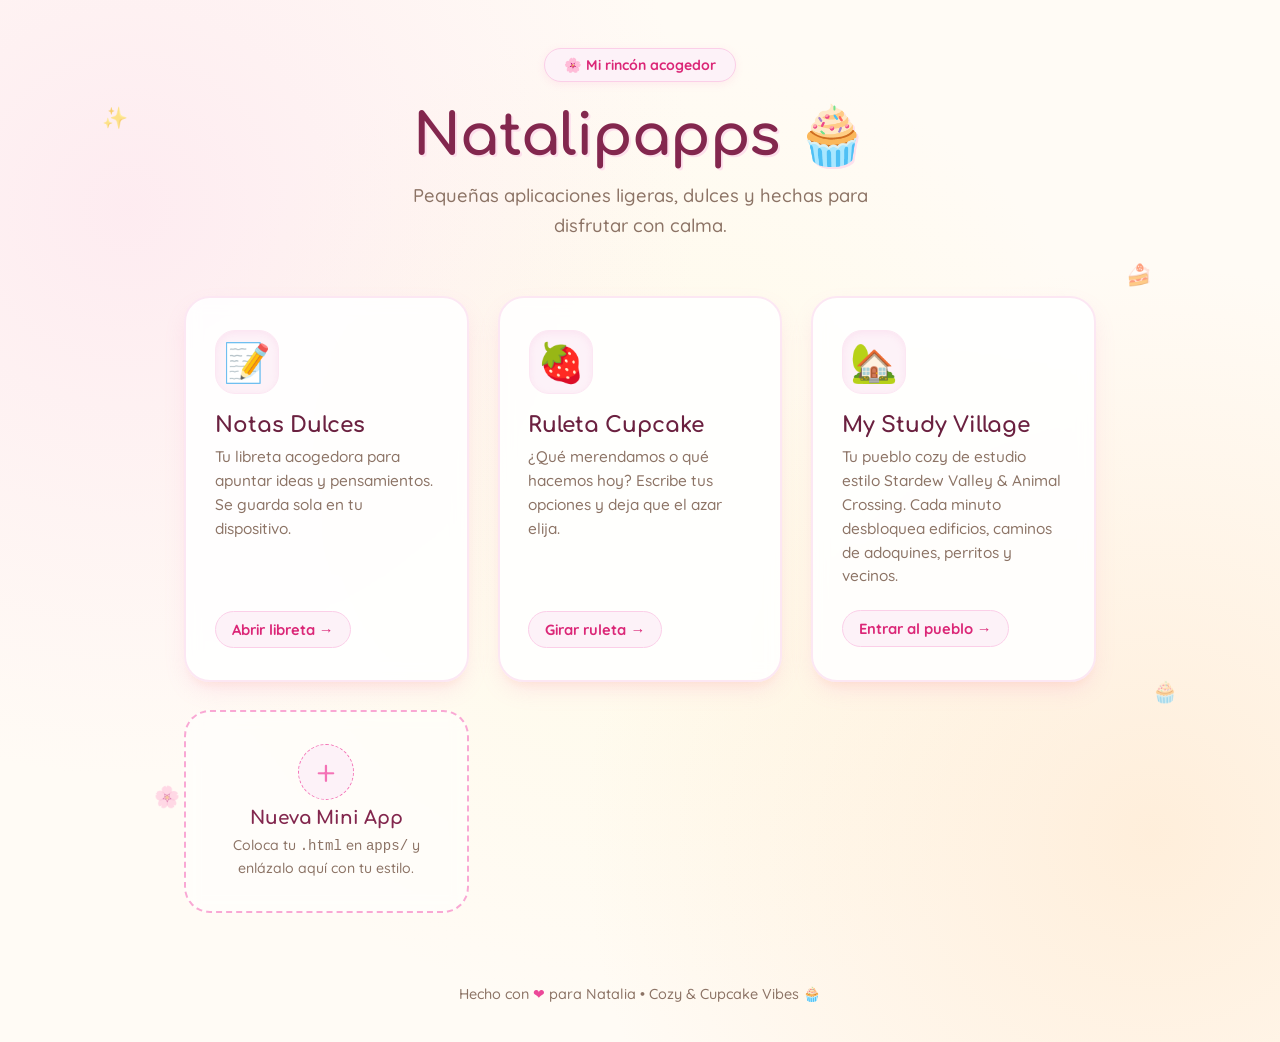
<file: index.html>
<!DOCTYPE html>
<html lang="es">
<head>
  <meta charset="UTF-8">
  <meta name="viewport" content="width=device-width, initial-scale=1.0">
  <title>🧁 Natalipapps — Cozy & Cute Hub</title>
  <link rel="preconnect" href="https://fonts.googleapis.com">
  <link rel="preconnect" href="https://fonts.gstatic.com" crossorigin>
  <link href="https://fonts.googleapis.com/css2?family=Comfortaa:wght@400;600;700&family=Quicksand:wght@400;500;600;700&display=swap" rel="stylesheet">
  <style>
    :root {
      --bg-cream: #fffbf5;
      --bg-warm: #fff5ec;
      --pastel-pink: #fbcfe8;
      --pastel-rose: #f472b6;
      --pastel-cream: #fef3c7;
      --pastel-peach: #fed7aa;
      --pastel-lavender: #e9d5ff;
      --pastel-mint: #ccfbf1;
      --pastel-vanilla: #fef9c3;
      --text-main: #4a3b32;
      --text-muted: #8c7365;
      --card-bg: rgba(255, 255, 255, 0.88);
      --card-border: #fce7f3;
      --shadow-cozy: 0 10px 25px -5px rgba(244, 114, 182, 0.18), 0 8px 10px -6px rgba(251, 146, 60, 0.1);
      --shadow-hover: 0 20px 30px -10px rgba(244, 114, 182, 0.28);
    }

    * {
      box-sizing: border-box;
      margin: 0;
      padding: 0;
    }

    body {
      font-family: 'Quicksand', sans-serif;
      background-color: var(--bg-cream);
      background-image: 
        radial-gradient(circle at 10% 20%, rgba(251, 207, 232, 0.35) 0%, transparent 40%),
        radial-gradient(circle at 90% 80%, rgba(254, 215, 170, 0.35) 0%, transparent 40%),
        radial-gradient(circle at 50% 50%, rgba(254, 249, 195, 0.25) 0%, transparent 60%);
      color: var(--text-main);
      min-height: 100vh;
      display: flex;
      flex-direction: column;
      overflow-x: hidden;
      position: relative;
    }

    /* Pequeños detalles flotantes de fondo */
    .sparkle {
      position: absolute;
      pointer-events: none;
      opacity: 0.55;
      animation: floatSparkle 6s ease-in-out infinite alternate;
      font-size: 1.3rem;
      user-select: none;
    }
    @keyframes floatSparkle {
      0% { transform: translateY(0px) rotate(0deg); }
      100% { transform: translateY(-14px) rotate(15deg); }
    }

    .container {
      max-width: 960px;
      margin: 0 auto;
      padding: 3rem 1.5rem 2rem;
      width: 100%;
      flex: 1;
      position: relative;
      z-index: 2;
    }

    header {
      text-align: center;
      margin-bottom: 3.5rem;
    }

    .badge {
      display: inline-flex;
      align-items: center;
      gap: 0.5rem;
      padding: 0.45rem 1.2rem;
      background: #fdf2f8;
      border: 1.5px solid #fbcfe8;
      color: #db2777;
      border-radius: 999px;
      font-size: 0.88rem;
      font-weight: 700;
      margin-bottom: 1.2rem;
      box-shadow: 0 2px 8px rgba(244, 114, 182, 0.12);
    }

    h1 {
      font-family: 'Comfortaa', cursive;
      font-size: clamp(2.4rem, 6vw, 3.6rem);
      font-weight: 700;
      color: #83274e;
      margin-bottom: 0.8rem;
      letter-spacing: -0.01em;
      text-shadow: 2px 2px 0px rgba(251, 207, 232, 0.6);
    }

    .tagline {
      font-size: 1.15rem;
      color: var(--text-muted);
      max-width: 520px;
      margin: 0 auto;
      line-height: 1.6;
      font-weight: 500;
    }

    .grid {
      display: grid;
      grid-template-columns: repeat(auto-fill, minmax(280px, 1fr));
      gap: 1.8rem;
    }

    .card {
      background: var(--card-bg);
      border: 2px solid var(--card-border);
      border-radius: 26px;
      padding: 2rem 1.8rem;
      text-decoration: none;
      color: inherit;
      display: flex;
      flex-direction: column;
      backdrop-filter: blur(8px);
      box-shadow: var(--shadow-cozy);
      transition: all 0.3s cubic-bezier(0.34, 1.56, 0.64, 1);
      position: relative;
      overflow: hidden;
    }

    .card::before {
      content: '';
      position: absolute;
      top: 0;
      left: 0;
      right: 0;
      height: 6px;
      background: linear-gradient(90deg, #fbcfe8, #fed7aa, #e9d5ff);
      opacity: 0;
      transition: opacity 0.3s ease;
    }

    .card:hover {
      transform: translateY(-6px) scale(1.02);
      border-color: #f472b6;
      box-shadow: var(--shadow-hover);
    }

    .card:hover::before {
      opacity: 1;
    }

    .card-icon {
      font-size: 2.4rem;
      margin-bottom: 1.2rem;
      width: 64px;
      height: 64px;
      display: flex;
      align-items: center;
      justify-content: center;
      background: #fdf2f8;
      border-radius: 20px;
      box-shadow: inset 0 2px 6px rgba(251, 207, 232, 0.4);
      border: 1px solid #fce7f3;
      transition: transform 0.3s ease;
    }

    .card:hover .card-icon {
      transform: rotate(8deg) scale(1.1);
    }

    .card h2 {
      font-family: 'Comfortaa', cursive;
      font-size: 1.35rem;
      font-weight: 700;
      color: #6b2140;
      margin-bottom: 0.5rem;
    }

    .card p {
      color: var(--text-muted);
      font-size: 0.96rem;
      line-height: 1.55;
      margin-bottom: 1.4rem;
      flex-grow: 1;
      font-weight: 500;
    }

    .card-footer {
      display: inline-flex;
      align-items: center;
      gap: 0.4rem;
      color: #db2777;
      font-weight: 700;
      font-size: 0.92rem;
      padding: 0.5rem 1rem;
      background: #fdf2f8;
      border-radius: 999px;
      align-self: flex-start;
      border: 1px solid #fbcfe8;
      transition: all 0.2s;
    }

    .card:hover .card-footer {
      background: #db2777;
      color: #fff;
    }

    /* Tarjeta para añadir una nueva app */
    .card.add-card {
      border: 2px dashed #f9a8d4;
      background: rgba(255, 255, 255, 0.5);
      align-items: center;
      justify-content: center;
      text-align: center;
      box-shadow: none;
    }

    .card.add-card:hover {
      background: rgba(253, 242, 248, 0.8);
      border-color: #ec4899;
      transform: translateY(-3px);
    }

    .card.add-card .plus-icon {
      font-size: 2.2rem;
      color: #f472b6;
      margin-bottom: 0.5rem;
      background: #fdf2f8;
      width: 56px;
      height: 56px;
      border-radius: 50%;
      display: flex;
      align-items: center;
      justify-content: center;
      border: 1.5px dashed #f472b6;
    }

    footer {
      text-align: center;
      padding: 2.5rem 1rem;
      color: var(--text-muted);
      font-size: 0.9rem;
      font-weight: 500;
    }

    footer span.heart {
      color: #ec4899;
      animation: heartbeat 1.6s infinite;
      display: inline-block;
    }

    @keyframes heartbeat {
      0%, 100% { transform: scale(1); }
      50% { transform: scale(1.25); }
    }
  </style>
</head>
<body>
  <!-- Sparkles lo-fi decorativos -->
  <div class="sparkle" style="top: 10%; left: 8%;">✨</div>
  <div class="sparkle" style="top: 25%; right: 10%; animation-delay: 1.5s;">🍰</div>
  <div class="sparkle" style="top: 75%; left: 12%; animation-delay: 3s;">🌸</div>
  <div class="sparkle" style="top: 65%; right: 8%; animation-delay: 2s;">🧁</div>

  <div class="container">
    <header>
      <div class="badge">🌸 Mi rincón acogedor</div>
      <h1>Natalipapps 🧁</h1>
      <p class="tagline">Pequeñas aplicaciones ligeras, dulces y hechas para disfrutar con calma.</p>
    </header>

    <main class="grid">
      <!-- App 1: Notas Rápidas -->
      <a href="apps/notas.html" class="card">
        <div class="card-icon">📝</div>
        <h2>Notas Dulces</h2>
        <p>Tu libreta acogedora para apuntar ideas y pensamientos. Se guarda sola en tu dispositivo.</p>
        <div class="card-footer">
          Abrir libreta &rarr;
        </div>
      </a>

      <!-- App 2: Ruleta de Decisiones -->
      <a href="apps/decision.html" class="card">
        <div class="card-icon">🍓</div>
        <h2>Ruleta Cupcake</h2>
        <p>¿Qué merendamos o qué hacemos hoy? Escribe tus opciones y deja que el azar elija.</p>
        <div class="card-footer">
          Girar ruleta &rarr;
        </div>
      </a>

      <!-- App 3: My Study Village -->
      <a href="apps/my_study_village.html" class="card">
        <div class="card-icon">🏡</div>
        <h2>My Study Village</h2>
        <p>Tu pueblo cozy de estudio estilo Stardew Valley & Animal Crossing. Cada minuto desbloquea edificios, caminos de adoquines, perritos y vecinos.</p>
        <div class="card-footer">
          Entrar al pueblo &rarr;
        </div>
      </a>

      <!-- Tarjeta informativa de cómo añadir más -->
      <div class="card add-card">
        <div class="plus-icon">+</div>
        <h3 style="font-family: 'Comfortaa'; font-size: 1.15rem; color: #83274e; margin-bottom: 0.4rem;">Nueva Mini App</h3>
        <p style="font-size: 0.88rem; margin-bottom: 0;">Coloca tu <code>.html</code> en <code>apps/</code> y enlázalo aquí con tu estilo.</p>
      </div>
    </main>
  </div>

  <footer>
    <p>Hecho con <span class="heart">❤</span> para Natalia &bull; Cozy & Cupcake Vibes 🧁</p>
  </footer>
</body>
</html>
</file>
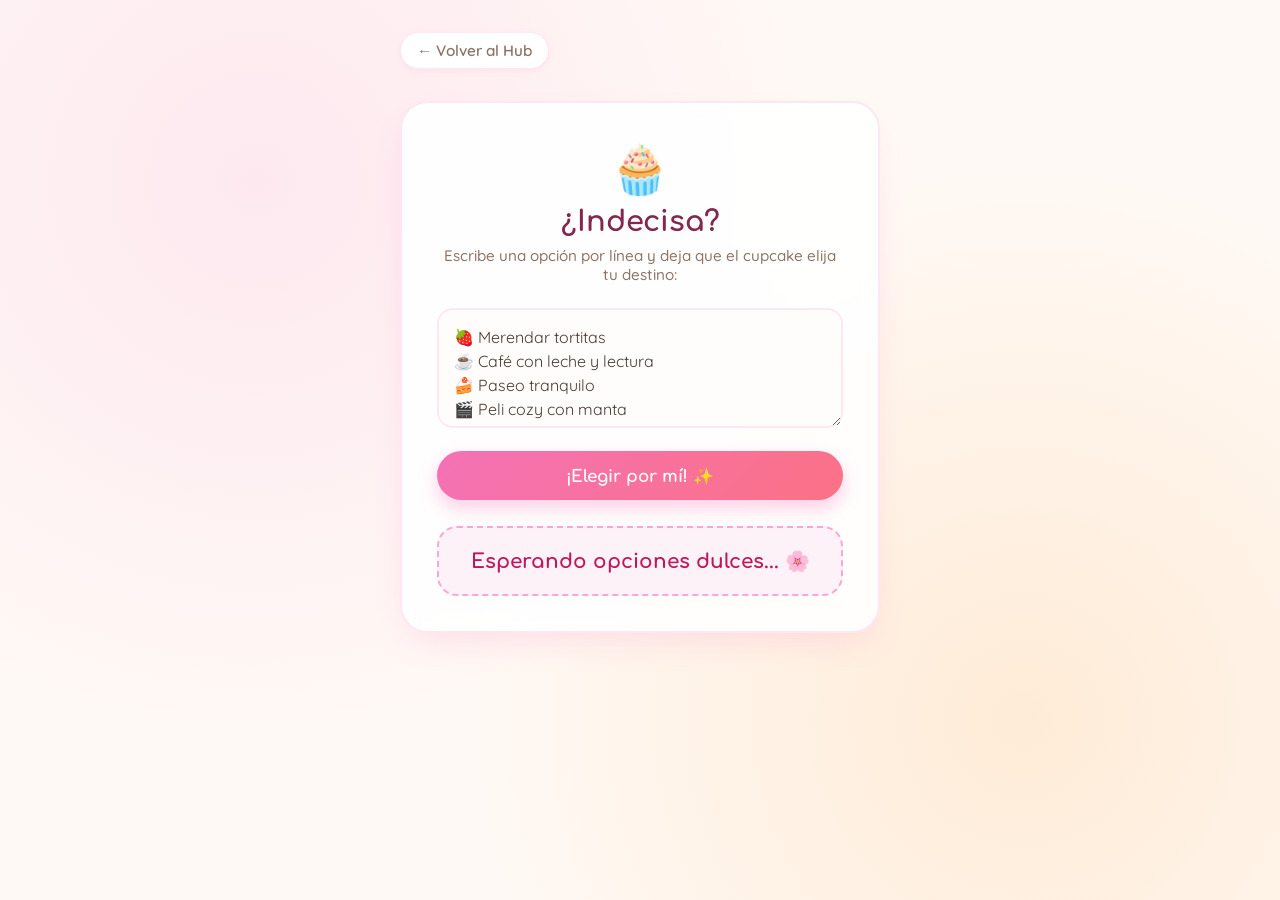
<file: apps/decision.html>
<!DOCTYPE html>
<html lang="es">
<head>
  <meta charset="UTF-8">
  <meta name="viewport" content="width=device-width, initial-scale=1.0">
  <title>Ruleta Cupcake 🍓 — Natalipapps</title>
  <link rel="preconnect" href="https://fonts.googleapis.com">
  <link rel="preconnect" href="https://fonts.gstatic.com" crossorigin>
  <link href="https://fonts.googleapis.com/css2?family=Comfortaa:wght@600;700&family=Quicksand:wght@500;600;700&display=swap" rel="stylesheet">
  <style>
    * { box-sizing: border-box; margin: 0; padding: 0; }
    body {
      font-family: 'Quicksand', sans-serif;
      background-color: #fff9f5;
      background-image: 
        radial-gradient(circle at 20% 20%, rgba(251, 207, 232, 0.4) 0%, transparent 45%),
        radial-gradient(circle at 80% 80%, rgba(254, 215, 170, 0.4) 0%, transparent 45%);
      color: #4a3b32;
      min-height: 100vh;
      display: flex;
      flex-direction: column;
      align-items: center;
      padding: 2rem 1rem;
    }
    .header {
      width: 100%;
      max-width: 480px;
      margin-bottom: 2rem;
    }
    .back-btn {
      color: #8c7365;
      text-decoration: none;
      font-size: 0.95rem;
      font-weight: 600;
      display: inline-flex;
      align-items: center;
      gap: 0.4rem;
      padding: 0.5rem 1rem;
      background: #ffffff;
      border: 1.5px solid #fce7f3;
      border-radius: 999px;
      box-shadow: 0 2px 6px rgba(244, 114, 182, 0.1);
      transition: all 0.2s ease;
    }
    .back-btn:hover {
      border-color: #f472b6;
      color: #db2777;
      transform: translateX(-3px);
    }
    .card {
      background: rgba(255, 255, 255, 0.9);
      border: 2px solid #fce7f3;
      border-radius: 28px;
      padding: 2.2rem;
      width: 100%;
      max-width: 480px;
      text-align: center;
      box-shadow: 0 15px 35px -10px rgba(244, 114, 182, 0.2);
      backdrop-filter: blur(8px);
    }
    .cupcake-avatar {
      font-size: 3rem;
      margin-bottom: 0.5rem;
      display: inline-block;
      animation: float 3s ease-in-out infinite alternate;
    }
    @keyframes float {
      0% { transform: translateY(0); }
      100% { transform: translateY(-8px); }
    }
    h1 {
      font-family: 'Comfortaa', cursive;
      font-size: 1.8rem;
      margin-bottom: 0.5rem;
      color: #83274e;
    }
    p {
      color: #8c7365;
      font-size: 0.95rem;
      margin-bottom: 1.5rem;
      font-weight: 500;
    }
    textarea {
      width: 100%;
      height: 120px;
      background: #fffdfc;
      border: 2px solid #fce7f3;
      border-radius: 16px;
      padding: 0.9rem;
      color: #4a3b32;
      font-family: 'Quicksand', sans-serif;
      font-size: 1rem;
      line-height: 1.5;
      resize: vertical;
      margin-bottom: 1.2rem;
      outline: none;
      transition: border-color 0.2s;
    }
    textarea:focus {
      border-color: #f472b6;
      box-shadow: 0 0 0 3px rgba(244, 114, 182, 0.15);
    }
    button {
      background: linear-gradient(135deg, #f472b6, #fb7185);
      color: white;
      border: none;
      padding: 0.9rem 2rem;
      font-size: 1.05rem;
      font-family: 'Comfortaa', cursive;
      font-weight: 700;
      border-radius: 9999px;
      cursor: pointer;
      width: 100%;
      box-shadow: 0 8px 18px rgba(244, 114, 182, 0.35);
      transition: transform 0.1s, box-shadow 0.2s;
    }
    button:hover {
      box-shadow: 0 10px 22px rgba(244, 114, 182, 0.45);
    }
    button:active {
      transform: scale(0.97);
    }
    .result {
      margin-top: 1.6rem;
      padding: 1.25rem;
      border-radius: 20px;
      background: #fdf2f8;
      border: 2px dashed #f9a8d4;
      font-family: 'Comfortaa', cursive;
      font-size: 1.25rem;
      font-weight: 700;
      color: #be185d;
      min-height: 70px;
      display: flex;
      align-items: center;
      justify-content: center;
    }
  </style>
</head>
<body>
  <div class="header">
    <a href="../index.html" class="back-btn">&larr; Volver al Hub</a>
  </div>
  <div class="card">
    <div class="cupcake-avatar">🧁</div>
    <h1>¿Indecisa?</h1>
    <p>Escribe una opción por línea y deja que el cupcake elija tu destino:</p>
    <textarea id="options">🍓 Merendar tortitas&#10;☕ Café con leche y lectura&#10;🍰 Paseo tranquilo&#10;🎬 Peli cozy con manta</textarea>
    <button onclick="decide()">¡Elegir por mí! ✨</button>
    <div id="result" class="result">Esperando opciones dulces... 🌸</div>
  </div>

  <script>
    function decide() {
      const raw = document.getElementById('options').value;
      const list = raw.split('\n').map(s => s.trim()).filter(s => s.length > 0);
      const resBox = document.getElementById('result');

      if (list.length === 0) {
        resBox.textContent = '¡Escribe al menos una opción! 🧁';
        return;
      }

      resBox.textContent = 'Mezclando ingredientes... 🥣';
      let count = 0;
      const interval = setInterval(() => {
        resBox.textContent = list[Math.floor(Math.random() * list.length)];
        count++;
        if (count > 12) {
          clearInterval(interval);
          const chosen = list[Math.floor(Math.random() * list.length)];
          resBox.textContent = '✨ ' + chosen + ' 🎀';
        }
      }, 70);
    }
  </script>
</body>
</html>
</file>
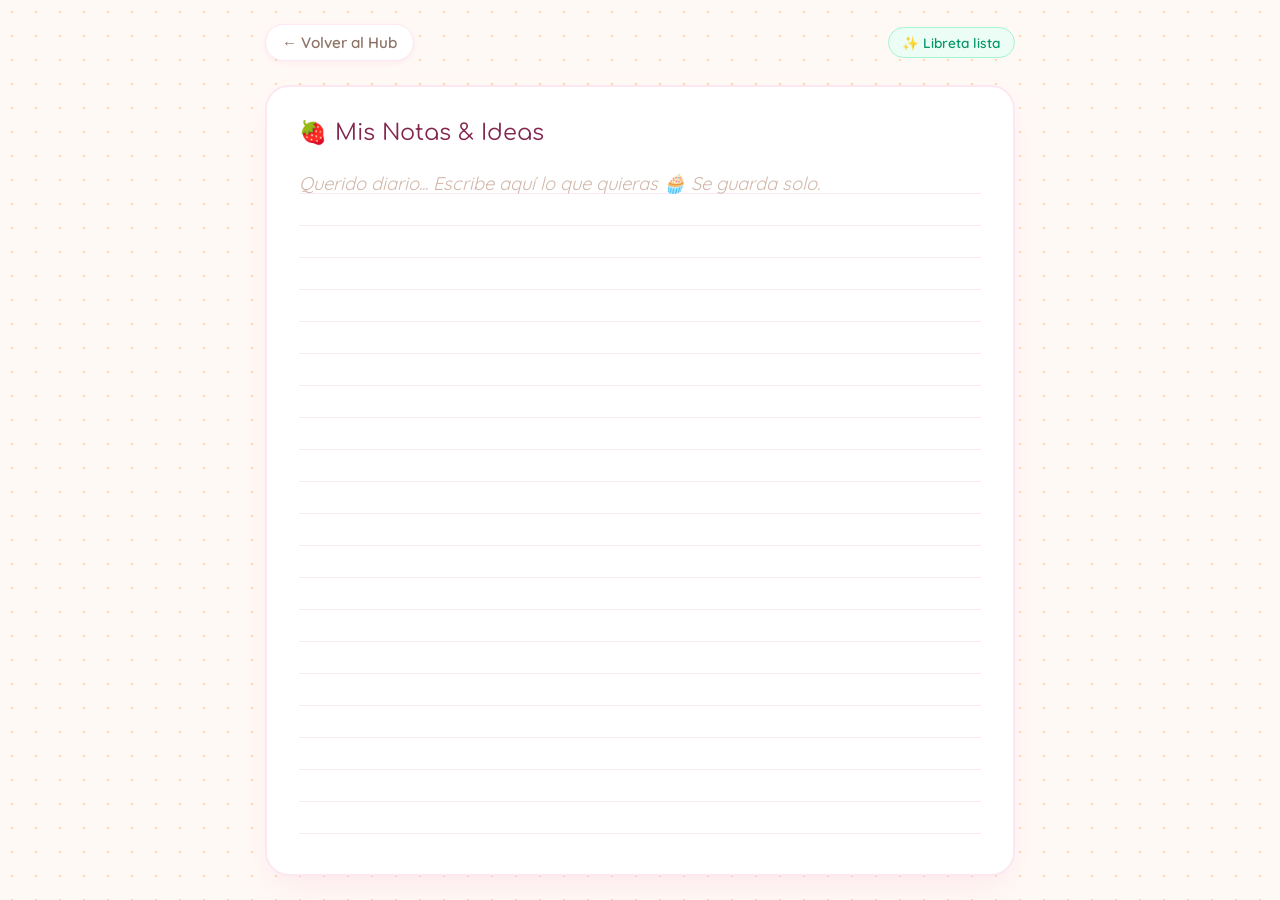
<file: apps/notas.html>
<!DOCTYPE html>
<html lang="es">
<head>
  <meta charset="UTF-8">
  <meta name="viewport" content="width=device-width, initial-scale=1.0">
  <title>Notas Dulces 📝 — Natalipapps</title>
  <link rel="preconnect" href="https://fonts.googleapis.com">
  <link rel="preconnect" href="https://fonts.gstatic.com" crossorigin>
  <link href="https://fonts.googleapis.com/css2?family=Comfortaa:wght@500;700&family=Quicksand:wght@400;500;600&family=Caveat:wght@600&display=swap" rel="stylesheet">
  <style>
    * { box-sizing: border-box; margin: 0; padding: 0; }
    body {
      font-family: 'Quicksand', sans-serif;
      background-color: #fff9f5;
      background-image: radial-gradient(#fed7aa 0.75px, transparent 0.75px);
      background-size: 24px 24px;
      color: #4a3b32;
      min-height: 100vh;
      display: flex;
      flex-direction: column;
      padding: 1.5rem;
    }
    .header {
      display: flex;
      justify-content: space-between;
      align-items: center;
      margin-bottom: 1.5rem;
      max-width: 750px;
      margin-left: auto;
      margin-right: auto;
      width: 100%;
    }
    .back-btn {
      color: #8c7365;
      text-decoration: none;
      font-size: 0.95rem;
      font-weight: 600;
      display: inline-flex;
      align-items: center;
      gap: 0.4rem;
      padding: 0.5rem 1rem;
      background: #ffffff;
      border: 1.5px solid #fce7f3;
      border-radius: 999px;
      transition: all 0.2s ease;
      box-shadow: 0 2px 6px rgba(244, 114, 182, 0.1);
    }
    .back-btn:hover {
      border-color: #f472b6;
      color: #db2777;
      transform: translateX(-3px);
    }
    .status {
      font-size: 0.85rem;
      color: #059669;
      background: #ecfdf5;
      border: 1px solid #a7f3d0;
      padding: 0.35rem 0.85rem;
      border-radius: 999px;
      font-weight: 600;
    }
    .notebook {
      max-width: 750px;
      margin: 0 auto;
      width: 100%;
      flex: 1;
      display: flex;
      flex-direction: column;
      background: #ffffff;
      border-radius: 24px;
      border: 2px solid #fce7f3;
      box-shadow: 0 15px 35px -10px rgba(244, 114, 182, 0.15);
      padding: 2rem;
      position: relative;
    }
    .notebook-header {
      font-family: 'Comfortaa', cursive;
      font-size: 1.4rem;
      color: #83274e;
      margin-bottom: 1rem;
      display: flex;
      align-items: center;
      gap: 0.5rem;
    }
    textarea {
      flex: 1;
      width: 100%;
      background: transparent;
      border: none;
      color: #4a3b32;
      font-family: 'Quicksand', sans-serif;
      font-size: 1.15rem;
      line-height: 2rem;
      resize: none;
      outline: none;
      background-attachment: local;
      background-image: repeating-linear-gradient(transparent, transparent 31px, #fce7f3 31px, #fce7f3 32px);
      padding-top: 6px;
    }
    textarea::placeholder {
      color: #d1b8ab;
      font-style: italic;
    }
  </style>
</head>
<body>
  <div class="header">
    <a href="../index.html" class="back-btn">&larr; Volver al Hub</a>
    <span class="status" id="status">✨ Libreta lista</span>
  </div>
  <div class="notebook">
    <div class="notebook-header">
      <span>🍓</span> Mis Notas & Ideas
    </div>
    <textarea id="notes" placeholder="Querido diario... Escribe aquí lo que quieras 🧁 Se guarda solo."></textarea>
  </div>

  <script>
    const notesArea = document.getElementById('notes');
    const status = document.getElementById('status');

    notesArea.value = localStorage.getItem('natalipapp_notes') || '';

    notesArea.addEventListener('input', () => {
      localStorage.setItem('natalipapp_notes', notesArea.value);
      status.textContent = '🧁 Guardando...';
      status.style.color = '#db2777';
      status.style.background = '#fdf2f8';
      status.style.borderColor = '#fbcfe8';
      setTimeout(() => {
        status.textContent = '✨ Guardado con amor';
        status.style.color = '#059669';
        status.style.background = '#ecfdf5';
        status.style.borderColor = '#a7f3d0';
      }, 500);
    });
  </script>
</body>
</html>
</file>
